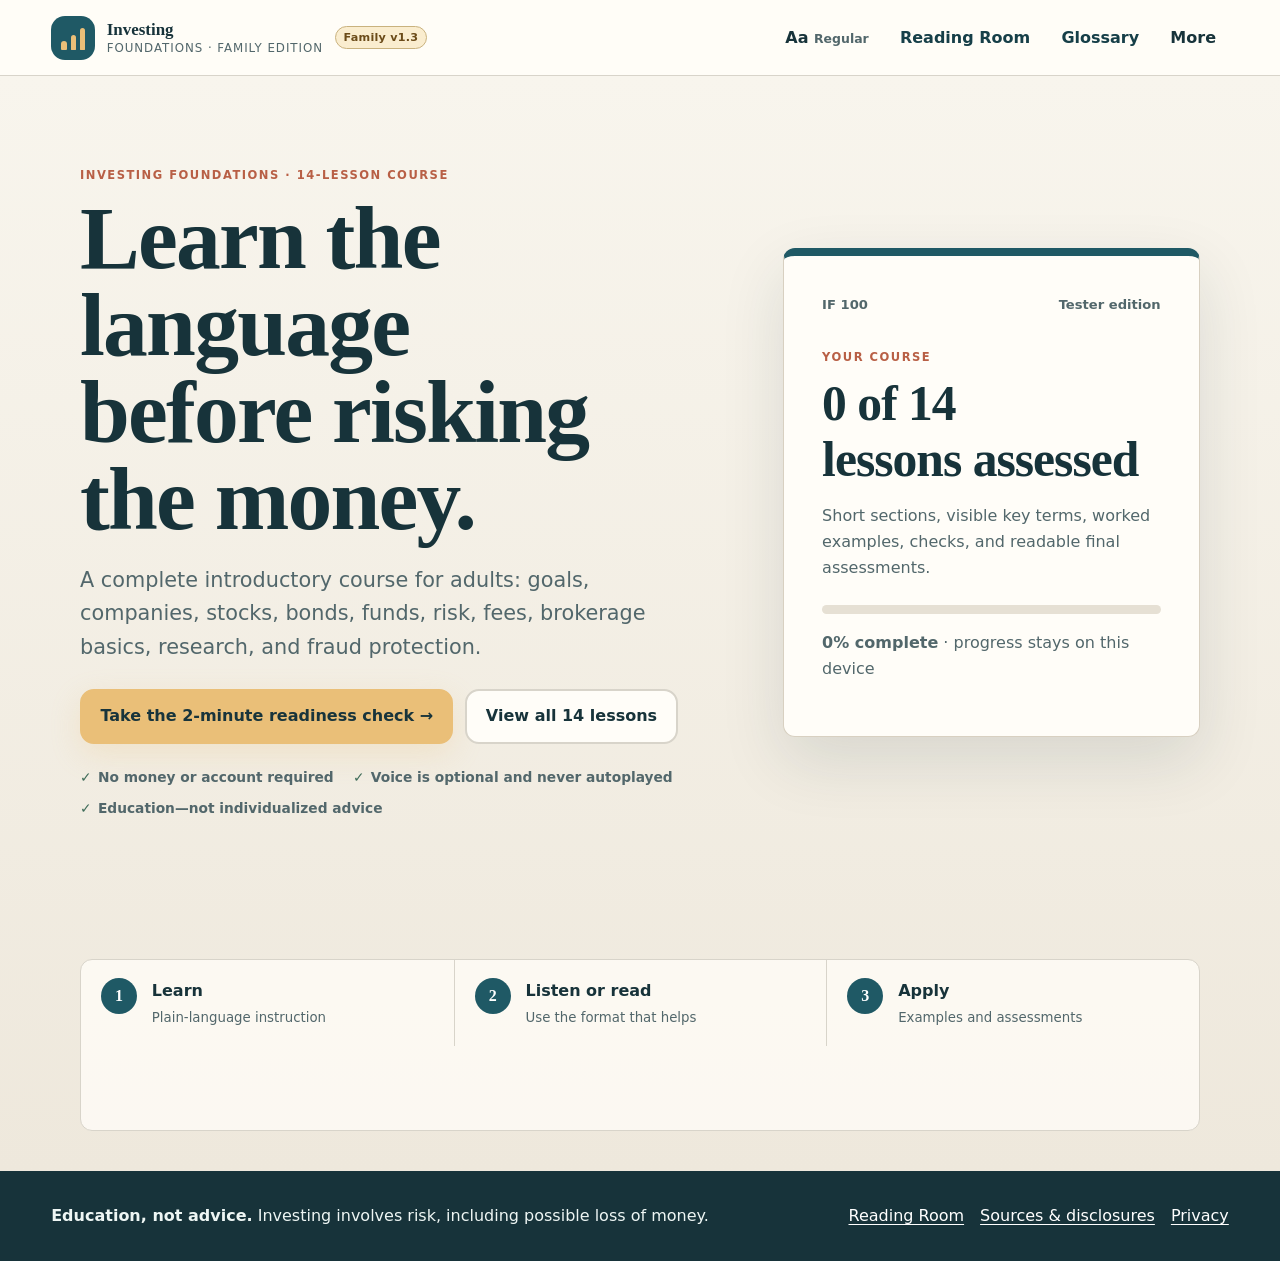
<file: index.html>
<!doctype html>
<html lang="en">
<head>
  <meta charset="utf-8">
  <meta name="viewport" content="width=device-width, initial-scale=1, viewport-fit=cover">
  <meta name="theme-color" content="#123c46">
  <meta name="description" content="A complete 14-lesson introductory course in investing foundations.">
  <meta name="version" content="1.3">
  <title>Investing Foundations</title>
  <link rel="manifest" href="manifest.webmanifest">
  <link rel="icon" href="assets/icons/icon.svg" type="image/svg+xml">
  <link rel="stylesheet" href="assets/css/app.css?v=29">
</head>
<body>
  <a class="skip-link" href="#main">Skip to lesson content</a>
  <header class="site-header">
    <a class="brand" href="#welcome" aria-label="Investing Foundations home">
      <span class="brand-mark" aria-hidden="true"><span></span><span></span><span></span></span>
      <span><strong>Investing</strong><small>Foundations · Family Edition</small></span>
      <span class="release-version" title="Family Edition version 1.3">Family v1.3</span>
    </a>
    <nav class="utility-nav" aria-label="Course tools">
      <button class="text-size" id="text-size" type="button" aria-label="Change text size">Aa <span>Regular</span></button>
      <a href="#reading">Reading Room</a>
      <a href="#glossary">Glossary</a>
      <button class="menu-button" id="menu-button" type="button" aria-expanded="false" aria-controls="more-menu">More</button>
      <div class="more-menu" id="more-menu" hidden>
        <a class="mobile-menu-glossary" href="#glossary">Glossary</a>
        <a href="#reading">The Long View Reading Room</a>
        <a href="#sources">Sources & disclosures</a>
        <a href="#privacy">Privacy</a>
        <button id="reset-open" type="button">Reset progress</button>
      </div>
    </nav>
  </header>

  <div id="offline-status" class="offline-status" role="status" hidden>You’re offline. Saved course pages still work.</div>
  <main id="main" tabindex="-1"></main>
  <div id="announcer" class="sr-only" aria-live="polite" aria-atomic="true"></div>
  <nav class="mobile-tabbar" aria-label="Main course navigation">
    <a href="#dashboard"><span aria-hidden="true">⌂</span>Course</a>
    <a href="#lesson/1/0"><span aria-hidden="true">§</span>Lesson</a>
    <a href="#reading"><span aria-hidden="true">▤</span>Reading</a>
  </nav>

  <dialog id="reset-dialog" aria-labelledby="reset-title">
    <form method="dialog">
      <p class="eyebrow">Device-only progress</p>
      <h2 id="reset-title">Reset everything?</h2>
      <p>This removes your orientation answers, lesson progress, quiz attempts, and text-size choice from this browser. It cannot be undone.</p>
      <div class="dialog-actions">
        <button class="button secondary" value="cancel">Keep my progress</button>
        <button class="button danger" id="reset-confirm" value="confirm">Yes, reset progress</button>
      </div>
    </form>
  </dialog>

  <footer class="site-footer">
    <p><strong>Education, not advice.</strong> Investing involves risk, including possible loss of money.</p>
    <nav aria-label="Footer"><a href="#reading">Reading Room</a><a href="#sources">Sources & disclosures</a><a href="#privacy">Privacy</a></nav>
  </footer>

  <script src="content/course.js?v=29"></script>
  <script src="content/lesson-day-2.js?v=29"></script>
  <script src="content/quiz-day-2.js?v=29"></script>
  <script src="content/glossary.js?v=29"></script>
  <script src="content/lessons.js?v=29"></script>
  <script src="content/reading-room.js?v=29"></script>
  <script src="content/reading-room-expanded.js?v=29"></script>
  <script src="assets/js/app.js?v=29"></script>
</body>
</html>
</file>
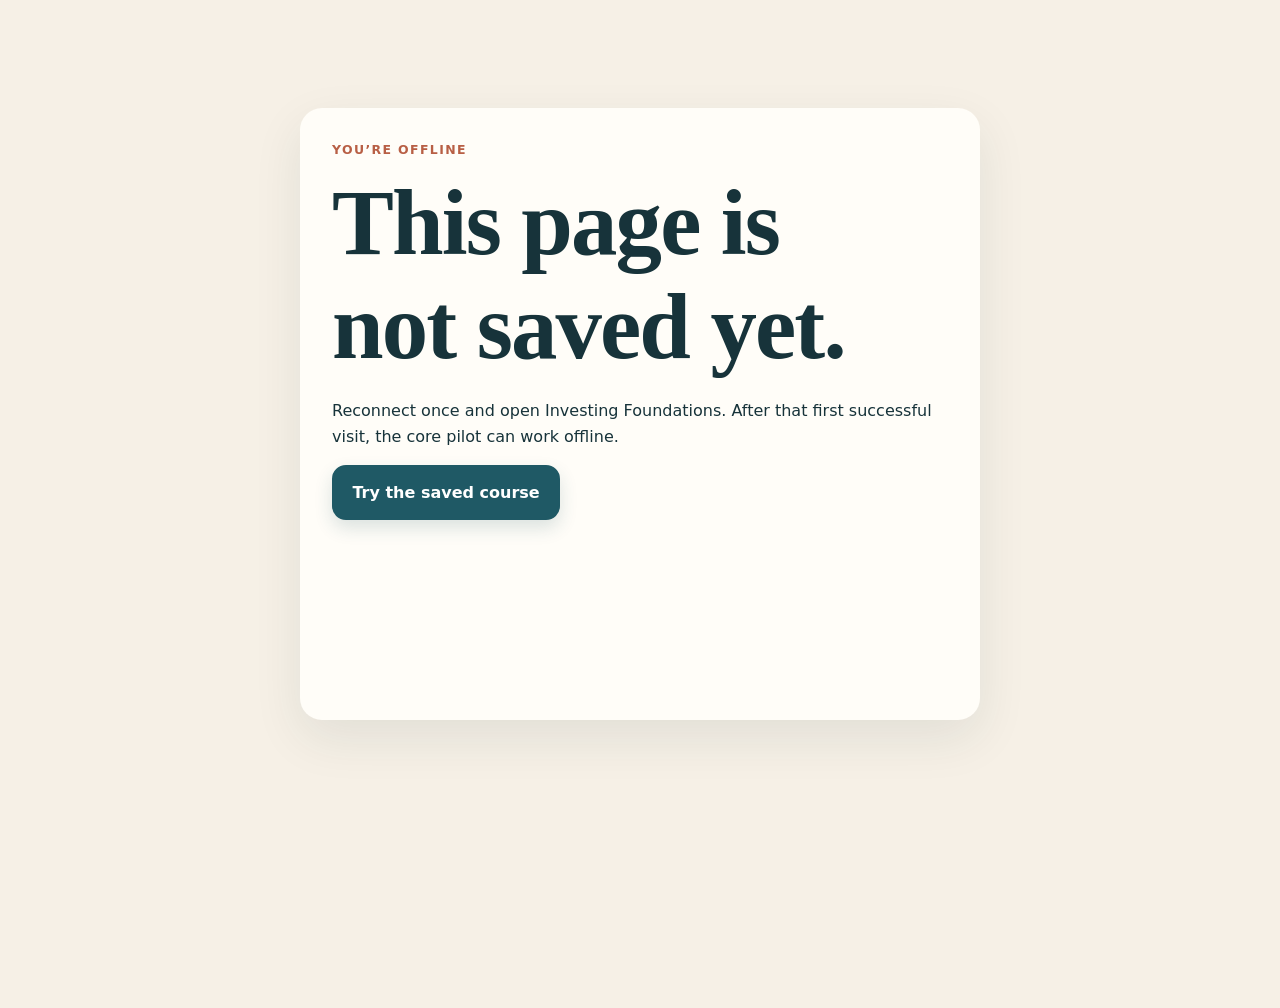
<file: offline.html>
<!doctype html><html lang="en"><head><meta charset="utf-8"><meta name="viewport" content="width=device-width,initial-scale=1"><title>Offline — Investing Foundations</title><link rel="stylesheet" href="assets/css/app.css"></head><body><main class="standalone-message"><p class="eyebrow">You’re offline</p><h1>This page is not saved yet.</h1><p>Reconnect once and open Investing Foundations. After that first successful visit, the core pilot can work offline.</p><a class="button" href="index.html">Try the saved course</a></main></body></html>
</file>
<file: assets/css/app.css>
:root {
  --ink: #17333a;
  --muted: #52676b;
  --paper: #fffdf8;
  --canvas: #f6f0e6;
  --lake: #1f5965;
  --lake-dark: #163f48;
  --clay: #b85f45;
  --clay-soft: #f4ded3;
  --gold: #eabf78;
  --gold-soft: #faedcf;
  --sage: #3e6b58;
  --sage-soft: #e2eee7;
  --line: #d8d4ca;
  --focus: #8a3ffc;
  --danger: #8e3427;
  --shadow: 0 18px 50px rgba(23, 51, 58, .09);
  --radius: 22px;
  --text-scale: 1;
  --max: 1120px;
}

* { box-sizing: border-box; }
html { scroll-behavior: smooth; font-size: 16px; }
body {
  margin: 0;
  color: var(--ink);
  background: var(--canvas);
  font-family: ui-sans-serif, system-ui, -apple-system, BlinkMacSystemFont, "Segoe UI", sans-serif;
  line-height: 1.62;
  min-height: 100vh;
}
body[data-text-size="large"] { font-size: 1.12rem; }
body[data-text-size="larger"] { font-size: 1.24rem; }
button, input { font: inherit; }
button, a { -webkit-tap-highlight-color: transparent; }
a { color: var(--lake-dark); text-underline-offset: .18em; }
a:hover { text-decoration-thickness: 2px; }
button { color: inherit; }
:focus-visible { outline: 4px solid var(--focus); outline-offset: 3px; }
main:focus { outline: none; }
.skip-link { position: fixed; left: 1rem; top: -5rem; z-index: 1000; padding: .75rem 1rem; background: #fff; border-radius: 10px; font-weight: 800; }
.skip-link:focus { top: 1rem; }
.sr-only { position: absolute !important; width: 1px; height: 1px; padding: 0; margin: -1px; overflow: hidden; clip: rect(0,0,0,0); white-space: nowrap; border: 0; }

.site-header {
  min-height: 76px;
  display: flex;
  align-items: center;
  justify-content: space-between;
  gap: 1rem;
  padding: .75rem clamp(1rem, 4vw, 3.25rem);
  background: rgba(255, 253, 248, .96);
  border-bottom: 1px solid var(--line);
  position: sticky;
  top: 0;
  z-index: 50;
  backdrop-filter: blur(12px);
}
.brand { display: flex; align-items: center; gap: .72rem; color: var(--ink); text-decoration: none; line-height: 1.05; min-height: 48px; }
.brand strong, .brand small { display: block; }
.brand strong { font-family: Georgia, Cambria, serif; font-size: 1.06rem; }
.brand small { color: var(--muted); font-size: .74rem; margin-top: .2rem; letter-spacing: .08em; text-transform: uppercase; }
.release-version { flex:none; padding:.28rem .5rem; border:1px solid #c9b27e; border-radius:999px; color:#6b4b19; background:var(--gold-soft); font-size:.7rem; font-weight:850; letter-spacing:.02em; white-space:nowrap; }
.brand-mark { width: 44px; height: 44px; border-radius: 14px; background: var(--lake); display: flex; align-items: flex-end; gap: 4px; padding: 10px; }
.brand-mark span { display: block; flex: 1; background: var(--gold); border-radius: 3px 3px 1px 1px; }
.brand-mark span:nth-child(1) { height: 35%; }
.brand-mark span:nth-child(2) { height: 62%; }
.brand-mark span:nth-child(3) { height: 90%; }
.utility-nav { position: relative; display: flex; align-items: center; gap: .35rem; }
.utility-nav > a, .utility-nav > button, .more-menu a, .more-menu button { min-height: 44px; padding: .65rem .8rem; border: 0; border-radius: 10px; background: transparent; text-decoration: none; font-weight: 750; cursor: pointer; }
.utility-nav > a:hover, .utility-nav > button:hover, .more-menu a:hover, .more-menu button:hover { background: var(--gold-soft); }
.text-size span { font-size: .78rem; color: var(--muted); }
.more-menu { position: absolute; top: calc(100% + .55rem); right: 0; min-width: 220px; padding: .5rem; background: var(--paper); border: 1px solid var(--line); border-radius: 14px; box-shadow: var(--shadow); }
.more-menu a, .more-menu button { display: block; width: 100%; text-align: left; }
.mobile-menu-glossary { display: none !important; }
.offline-status { padding: .55rem 1rem; text-align: center; color: #fff; background: var(--lake-dark); font-weight: 750; }

main { min-height: 68vh; }
.page { width: min(var(--max), calc(100% - 2rem)); margin: 0 auto; padding: clamp(2rem, 7vw, 5.25rem) 0; }
.page.narrow { max-width: 780px; }
.hero { display: grid; grid-template-columns: minmax(0, 1.2fr) minmax(290px, .8fr); gap: clamp(2rem, 6vw, 5rem); align-items: center; min-height: 70vh; }
.eyebrow { margin: 0 0 .65rem; color: var(--clay); text-transform: uppercase; letter-spacing: .11em; font-weight: 850; font-size: .78rem; }
h1, h2, h3 { font-family: Georgia, Cambria, "Times New Roman", serif; line-height: 1.12; letter-spacing: -.02em; text-wrap: balance; }
h1 { margin: 0 0 1.2rem; font-size: clamp(2.55rem, 7.4vw, 5.8rem); max-width: 13ch; }
h2 { margin: 0 0 .8rem; font-size: clamp(1.85rem, 4vw, 3.2rem); }
h3 { margin: 0 0 .55rem; font-size: clamp(1.25rem, 2.2vw, 1.65rem); }
.lead { color: var(--muted); font-size: clamp(1.08rem, 2vw, 1.3rem); max-width: 62ch; }
.hero-actions, .actions { display: flex; flex-wrap: wrap; gap: .75rem; align-items: center; margin-top: 1.5rem; }
.button { min-height: 50px; display: inline-flex; align-items: center; justify-content: center; gap: .45rem; padding: .78rem 1.15rem; border: 2px solid var(--lake); border-radius: 14px; background: var(--lake); color: white; font-weight: 820; text-decoration: none; cursor: pointer; box-shadow: 0 8px 18px rgba(31,89,101,.16); }
.button:hover { background: var(--lake-dark); border-color: var(--lake-dark); }
.button.secondary { background: transparent; color: var(--lake-dark); box-shadow: none; }
.button.ghost { background: var(--paper); border-color: var(--line); color: var(--ink); box-shadow: none; }
.button.danger { background: var(--danger); border-color: var(--danger); }
.button[disabled] { opacity: .55; cursor: not-allowed; }
.microcopy { color: var(--muted); font-size: .9rem; }

.welcome-art { min-height: 410px; position: relative; display: grid; align-content: center; justify-items: center; isolation: isolate; }
.welcome-art::before { content: ""; position: absolute; inset: 5% 6% 0; z-index: -2; border-radius: 48% 48% 36% 36%; background: var(--lake); transform: rotate(-3deg); }
.welcome-art::after { content: ""; position: absolute; width: 40%; height: 22%; left: 4%; top: 8%; z-index: -1; background: var(--gold); border-radius: 60% 40% 64% 36%; transform: rotate(12deg); }
.path-card { width: 82%; padding: 2rem; background: var(--paper); border-radius: var(--radius); box-shadow: var(--shadow); transform: rotate(2deg); }
.path-card p { margin: 0; color: var(--muted); }
.step-path { display: grid; grid-template-columns: repeat(3, 1fr); gap: .7rem; align-items: end; margin: 1.6rem 0; }
.step-path span { display: grid; place-items: center; aspect-ratio: 1; border-radius: 50%; background: var(--gold-soft); color: var(--lake-dark); font-family: Georgia, serif; font-weight: 800; font-size: 1.45rem; }
.step-path span:nth-child(2) { transform: translateY(-20px); }
.step-path span:nth-child(3) { transform: translateY(-40px); background: var(--clay-soft); }
.trust-list { display: grid; grid-template-columns: repeat(3, 1fr); gap: .7rem; margin-top: 2rem; }
.trust-list div { padding: .9rem; border-top: 3px solid var(--gold); font-size: .9rem; font-weight: 700; }

.card { background: var(--paper); border: 1px solid var(--line); border-radius: var(--radius); padding: clamp(1.15rem, 3vw, 2rem); box-shadow: 0 10px 30px rgba(23,51,58,.055); }
.notice { background: var(--gold-soft); border-left: 5px solid var(--gold); padding: 1rem 1.15rem; border-radius: 4px 14px 14px 4px; }
.privacy-note { background: var(--sage-soft); border-left-color: var(--sage); }
.breadcrumbs { margin: 0 0 1.35rem; color: var(--muted); font-size: .9rem; }
.breadcrumbs a { font-weight: 760; }
.page-header { max-width: 760px; margin-bottom: 2rem; }
.page-header h1 { font-size: clamp(2.3rem, 6vw, 4.5rem); max-width: 16ch; }

.progress-summary { display: grid; grid-template-columns: 1fr auto; gap: 1rem; align-items: center; margin: 1.5rem 0 2rem; padding: 1.2rem 1.35rem; background: var(--lake); color: #fff; border-radius: 18px; }
.progress-summary p { margin: 0; }
.progress-summary strong { font-size: 1.18rem; }
.progress-track { height: 10px; margin-top: .7rem; overflow: hidden; border-radius: 10px; background: rgba(255,255,255,.25); }
.progress-track span { display: block; height: 100%; border-radius: inherit; background: var(--gold); }
.day-grid { display: grid; grid-template-columns: repeat(2, minmax(0,1fr)); gap: 1rem; }
.day-card { position: relative; min-height: 170px; display: flex; flex-direction: column; justify-content: space-between; }
.day-card.available { border: 2px solid var(--lake); }
.day-card.locked { background: #f1eee7; color: #647174; box-shadow: none; }
.day-number { display: inline-flex; width: 38px; height: 38px; align-items: center; justify-content: center; border-radius: 12px; background: var(--gold-soft); font-weight: 850; }
.available .day-number { color: white; background: var(--lake); }
.day-card h3 { margin-top: .75rem; }
.status-pill { display: inline-flex; width: fit-content; padding: .28rem .62rem; border-radius: 999px; background: var(--sage-soft); color: #285440; font-size: .78rem; font-weight: 850; }
.locked .status-pill { background: #e5e2dc; color: #59666a; }

.baseline-form fieldset, .quiz-question, .practice { margin: 0 0 1.5rem; padding: 0; border: 0; }
.baseline-form legend, .quiz-question legend, .practice legend { width: 100%; margin-bottom: .35rem; font-family: Georgia, serif; font-weight: 800; font-size: 1.3rem; line-height: 1.25; }
.option-list { display: grid; gap: .65rem; margin-top: .8rem; }
.option { position: relative; display: grid; grid-template-columns: 24px 1fr; gap: .8rem; align-items: start; min-height: 54px; padding: .85rem 1rem; border: 2px solid var(--line); border-radius: 14px; background: var(--paper); cursor: pointer; }
.option:hover { border-color: var(--gold); background: #fffaf0; }
.option:has(input:checked) { border-color: var(--lake); background: #eef7f8; }
.option input { width: 20px; height: 20px; margin: .2rem 0 0; accent-color: var(--lake); }
.feedback { margin: .75rem 0 0; padding: .85rem 1rem; border-radius: 12px; font-weight: 690; }
.feedback.correct { background: var(--sage-soft); border-left: 4px solid var(--sage); }
.feedback.incorrect { background: var(--clay-soft); border-left: 4px solid var(--clay); }

.lesson-layout { display: grid; grid-template-columns: 245px minmax(0, 760px); gap: clamp(1.5rem, 5vw, 4rem); align-items: start; }
.lesson-rail, .lesson-card { min-width: 0; }
.lesson-rail { position: sticky; top: 100px; }
.lesson-rail h2 { font-size: 1.15rem; font-family: inherit; }
.rail-progress { margin-bottom: 1rem; color: var(--muted); font-size: .9rem; }
.section-list { list-style: none; padding: 0; margin: 0; display: grid; gap: .35rem; }
.section-list a { position: relative; display: grid; grid-template-columns: 30px 1fr; gap: .6rem; min-height: 44px; align-items: center; padding: .45rem .5rem; border-radius: 10px; color: var(--muted); text-decoration: none; }
.section-list a:hover { background: var(--paper); }
.section-list .current { background: var(--gold-soft); color: var(--ink); font-weight: 800; }
.section-list .done .rail-dot { background: var(--sage); color: white; }
.rail-dot { display: grid; place-items: center; width: 28px; height: 28px; border: 1px solid var(--line); border-radius: 50%; background: var(--paper); font-size: .78rem; font-weight: 850; }
.lesson-card { overflow: hidden; }
.lesson-card::before { content: ""; display: block; width: 72px; height: 7px; margin-bottom: 1.5rem; border-radius: 9px; background: var(--gold); }
.section-meta { display: flex; justify-content: space-between; gap: 1rem; color: var(--muted); font-weight: 740; font-size: .88rem; }
.lesson-card h1 { font-size: clamp(2.2rem, 6vw, 4rem); max-width: 15ch; }
.story-question { margin: 1.4rem 0; padding: 1.15rem 1.3rem; border-radius: 16px; background: var(--clay-soft); font-family: Georgia, serif; font-size: 1.25rem; font-weight: 800; }
.objectives { padding-left: 1.25rem; }
.objectives li { margin-bottom: .35rem; }
.definition-row { display: flex; flex-wrap: wrap; gap: .55rem; margin: 1.2rem 0; }
.definition-button { min-height: 44px; padding: .55rem .8rem; border: 2px solid var(--lake); border-radius: 999px; background: transparent; color: var(--lake-dark); font-weight: 820; cursor: pointer; }
.definition-button:hover { background: #eef7f8; }
.definition-panel { margin: .75rem 0 1.25rem; padding: 1rem 1.15rem; background: #eef7f8; border-radius: 14px; }
.alternate { margin: 1.4rem 0; border: 1px solid var(--line); border-radius: 14px; background: #fbf8f2; }
.alternate summary { min-height: 50px; padding: .8rem 1rem; cursor: pointer; font-weight: 820; }
.alternate p { margin: 0; padding: 0 1rem 1rem; }
.practice { margin-top: 1.5rem; padding: 1.25rem; border-radius: 18px; background: #f2eee5; }
.practice .check-button { margin-top: .8rem; }
.ownership-figure { margin: 1.5rem 0; padding: 1.2rem; border: 1px solid var(--line); border-radius: 18px; background: #fffaf1; }
.ownership-figure figcaption { margin-bottom: 1rem; }
.ownership-grid { display: grid; grid-template-columns: repeat(10, 1fr); gap: 5px; }
.ownership-grid span { aspect-ratio: 1; border-radius: 5px; background: #b9d1d5; border: 1px solid #77a4ac; }
.ownership-grid span:first-child { background: var(--clay); border-color: var(--clay); }
.ownership-key { display: flex; flex-wrap: wrap; gap: 1rem; margin-top: .8rem; font-size: .9rem; font-weight: 750; }
.key-swatch { display: inline-block; width: 14px; height: 14px; margin-right: .3rem; border-radius: 3px; background: var(--clay); vertical-align: -2px; }
.key-swatch.other { background: #b9d1d5; border: 1px solid #77a4ac; }
.lesson-nav { display: flex; justify-content: space-between; gap: .75rem; margin-top: 2rem; padding-top: 1.25rem; border-top: 1px solid var(--line); }
.confidence-group { display: grid; grid-template-columns: repeat(4,1fr); gap: .5rem; margin: 1rem 0; }
.confidence-group button { min-height: 52px; padding: .6rem; border: 2px solid var(--line); border-radius: 12px; background: var(--paper); font-weight: 780; cursor: pointer; }
.confidence-group button[aria-pressed="true"] { background: var(--lake); border-color: var(--lake); color: white; }
.teach-back { background: var(--sage-soft); border: 1px solid #bed6c8; }

.quiz-intro { display: grid; grid-template-columns: 1fr auto; gap: 1rem; align-items: end; margin-bottom: 1.5rem; }
.quiz-question { padding: 1.25rem; border: 1px solid var(--line); border-radius: 18px; background: var(--paper); }
.quiz-question.missed { border-color: var(--clay); }
.quiz-feedback { margin-top: .75rem; }
.score-card { padding: 1.5rem; border-radius: var(--radius); background: var(--lake); color: white; }
.score-number { margin: 0; font-family: Georgia, serif; font-size: clamp(3rem, 9vw, 5.8rem); line-height: 1; }
.score-card .button { background: var(--gold); border-color: var(--gold); color: var(--ink); }

.review-grid, .source-grid { display: grid; grid-template-columns: repeat(2,minmax(0,1fr)); gap: 1rem; }
.concept-card { border-top: 6px solid var(--gold); }
.term-search { width: 100%; min-height: 52px; margin: 0 0 1.2rem; padding: .75rem 1rem; border: 2px solid var(--line); border-radius: 14px; background: var(--paper); color: var(--ink); }
.glossary-list { display: grid; grid-template-columns: repeat(2,minmax(0,1fr)); gap: .8rem; }
.glossary-list article { align-self:start; padding: 1.2rem; background: var(--paper); border: 1px solid var(--line); border-radius: 16px; box-shadow:0 8px 24px rgba(18,60,70,.05); }
.glossary-list h2 { margin: 0 0 .65rem; color:#123c46; font-family:Georgia,serif; font-size:1.35rem; text-transform:capitalize; }
.glossary-list p { margin: 0; color: var(--muted); }
.glossary-label { margin-bottom:.3rem !important; color:#8e4d39 !important; font-size:.72rem; font-weight:800; letter-spacing:.1em; }
.glossary-formal { line-height:1.58; }
.glossary-simple { margin-top:1rem; border:1px solid #bfd4d0; border-radius:12px; overflow:hidden; background:#f4f9f8; }
.glossary-simple summary { display:flex; justify-content:space-between; align-items:center; min-height:52px; padding:.75rem 1rem; color:#123c46; font-weight:800; cursor:pointer; list-style:none; }
.glossary-simple summary::-webkit-details-marker { display:none; }
.glossary-simple summary::after { content:"+"; display:grid; place-items:center; width:1.75rem; height:1.75rem; border-radius:50%; color:#fff; background:#1d6971; font-size:1.2rem; }
.glossary-simple[open] summary::after { content:"−"; }
.glossary-simple[open] summary { border-bottom:1px solid #bfd4d0; }
.glossary-simple div { padding:1rem; background:#fffdf8; }
.glossary-simple div p:last-child { color:#173f49; font-size:1.05rem; line-height:1.6; }
.source-card h2 { font-size: 1.35rem; }
.source-card a { font-weight: 800; overflow-wrap: anywhere; }
.verified { display: inline-block; margin-top: .6rem; color: var(--muted); font-size: .84rem; }
.recap-list { display: grid; gap: .55rem; padding: 0; list-style: none; }
.recap-list li { position: relative; padding-left: 1.7rem; }
.recap-list li::before { content: "✓"; position: absolute; left: 0; color: var(--sage); font-weight: 900; }

dialog { width: min(520px, calc(100% - 2rem)); padding: 0; border: 0; border-radius: var(--radius); color: var(--ink); background: var(--paper); box-shadow: var(--shadow); }
dialog::backdrop { background: rgba(12,35,40,.68); }
dialog form { padding: 1.5rem; }
.dialog-actions { display: flex; flex-wrap: wrap; justify-content: flex-end; gap: .65rem; margin-top: 1.25rem; }
.site-footer { display: flex; justify-content: space-between; gap: 2rem; padding: 2rem clamp(1rem, 4vw, 3.25rem); background: var(--ink); color: #eef6f4; }
.site-footer p { margin: 0; }
.site-footer nav { display: flex; flex-wrap: wrap; gap: 1rem; }
.site-footer a { color: white; }
.standalone-message { width: min(680px,calc(100% - 2rem)); margin: 12vh auto; padding: 2rem; background: var(--paper); border-radius: var(--radius); box-shadow: var(--shadow); }
.print-summary { display: none; }

/* V2: story-led mastery journey */
.button.bright { color: #18343b; background: var(--gold); border-color: var(--gold); box-shadow: 0 10px 30px rgba(234,191,120,.24); }
.button.bright:hover { color: #102a30; background: #f3cf93; border-color: #f3cf93; }
.button.glass { color: #fff; background: rgba(255,255,255,.08); border-color: rgba(255,255,255,.38); box-shadow: none; }
.button.glass:hover { background: rgba(255,255,255,.16); border-color: #fff; }
.eyebrow.light, .lead.light { color: #e9d9bd; }
.quest-hero { color: #fff; background: radial-gradient(circle at 12% 18%, rgba(238,188,113,.18), transparent 28%), radial-gradient(circle at 88% 72%, rgba(98,189,176,.16), transparent 24%), #123c46; overflow: hidden; }
.quest-hero-inner { display: grid; grid-template-columns: minmax(0,1.12fr) minmax(340px,.78fr); gap: clamp(2rem,6vw,6rem); align-items: center; min-height: 680px; padding-top: 4rem; padding-bottom: 3rem; }
.quest-copy h1 { max-width: 11ch; margin-bottom: 1.2rem; font-size: clamp(3.25rem,7vw,6.7rem); color: #fff; }
.quest-copy h1 span { color: var(--gold); }
.quest-copy .lead { max-width: 56ch; font-size: 1.2rem; }
.privacy-inline { display: flex; align-items: center; gap: .55rem; margin-top: 1.1rem; color: #d9e7e5; font-size: .9rem; }
.privacy-inline span { color: #72d1bc; }
.quest-preview { position: relative; padding: clamp(1.35rem,3vw,2.25rem); color: var(--ink); background: #fffaf0; border: 1px solid rgba(255,255,255,.7); border-radius: 30px; box-shadow: 0 32px 80px rgba(3,23,28,.34); transform: rotate(1.3deg); }
.quest-preview::before { content: ""; position: absolute; width: 105px; height: 12px; left: 50%; top: -6px; border-radius: 10px; background: var(--clay); transform: translateX(-50%) rotate(-2deg); }
.quest-preview-top { display: flex; justify-content: space-between; gap: 1rem; align-items: center; }
.quest-kicker, .game-label { display: block; color: var(--clay); font-size: .72rem; font-weight: 900; letter-spacing: .12em; text-transform: uppercase; }
.time-chip { padding: .28rem .65rem; color: var(--lake-dark); background: var(--sage-soft); border-radius: 999px; font-size: .8rem; font-weight: 850; }
.quest-preview h2 { margin: 1rem 0 .65rem; font-size: clamp(2.25rem,4vw,3.7rem); }
.quest-preview > p { color: var(--muted); }
.mission-map { display: grid; grid-template-columns: repeat(7,1fr); gap: .45rem; padding: 0; margin: 1.4rem 0; list-style: none; }
.mission-map li { position: relative; text-align: center; }
.mission-map li::after { content: ""; position: absolute; left: 65%; top: 16px; width: 75%; height: 2px; background: var(--line); }
.mission-map li:last-child::after { display: none; }
.mission-map span { position: relative; z-index: 1; display: grid; place-items: center; width: 34px; height: 34px; margin: 0 auto; border: 2px solid var(--line); border-radius: 50%; background: #fff; font-weight: 900; }
.mission-map .complete span { color: #fff; background: var(--sage); border-color: var(--sage); }
.mission-map .current span { border-color: var(--clay); box-shadow: 0 0 0 5px var(--clay-soft); }
.mission-map small { display: none; }
.quest-score { display: flex; justify-content: space-between; gap: 1rem; padding-top: 1rem; border-top: 1px solid var(--line); color: var(--muted); font-size: .86rem; font-weight: 750; }
.quest-score strong { color: var(--ink); font-size: 1.25rem; }
.promise-strip { display: grid; grid-template-columns: repeat(3,1fr); padding-top: 0; padding-bottom: 2rem; }
.promise-strip div { display: flex; gap: .8rem; align-items: center; padding: 1rem 1.2rem; border-top: 1px solid rgba(255,255,255,.25); }
.promise-strip span { color: var(--gold); font-family: Georgia,serif; font-size: 1.35rem; }

.dashboard-page { min-height: 75vh; background: #ede8dd; }
.dashboard-hero { display: grid; grid-template-columns: 1fr auto; gap: 3rem; align-items: center; width: 100%; max-width: none; padding: clamp(2.5rem,6vw,5rem) max(1rem,calc((100vw - var(--max))/2)); color: #fff; background: radial-gradient(circle at 70% 0,rgba(238,191,120,.18),transparent 30%),#173f49; }
.dashboard-hero h1 { max-width: none; margin-bottom: .6rem; color: #fff; font-size: clamp(2.8rem,6vw,5.2rem); }
.dashboard-hero p:not(.eyebrow) { max-width: 55ch; color: #d4e4e2; }
.clarity-orb { display: grid; place-items: center; align-content: center; width: clamp(180px,20vw,245px); aspect-ratio: 1; border: 14px solid rgba(255,255,255,.12); border-radius: 50%; background: radial-gradient(circle,#173f49 57%,transparent 58%), conic-gradient(var(--gold) 0 var(--score),rgba(255,255,255,.13) var(--score) 360deg); box-shadow: 0 20px 55px rgba(0,0,0,.2); }
.clarity-orb strong { font-family: Georgia,serif; font-size: clamp(3.2rem,6vw,5.4rem); line-height: .9; }
.clarity-orb span { color: var(--gold); font-size: .73rem; font-weight: 900; letter-spacing: .18em; }
.clarity-orb small { color: #d4e4e2; }
.dashboard-body { display: grid; gap: 3.5rem; }
.section-heading { display: flex; justify-content: space-between; gap: 2rem; align-items: end; margin-bottom: 1.25rem; }
.section-heading h2 { margin: 0; }
.section-heading > p, .section-heading > span { max-width: 36ch; color: var(--muted); }
.badge-grid { display: grid; grid-template-columns: repeat(3,1fr); gap: .85rem; }
.mastery-badge { display: grid; grid-template-columns: 54px 1fr; gap: .9rem; align-items: center; min-height: 118px; padding: 1rem; border: 1px solid var(--line); border-radius: 18px; background: var(--paper); }
.mastery-badge.locked { opacity: .55; filter: grayscale(.55); }
.mastery-badge.earned { border-color: #aacbb8; background: linear-gradient(145deg,#fffdf8,#e8f2eb); box-shadow: 0 12px 32px rgba(62,107,88,.1); }
.badge-mark { display: grid; place-items: center; width: 52px; height: 52px; color: #fff; background: var(--lake); border: 5px solid #d8ece8; border-radius: 50%; font-family: Georgia,serif; font-size: 1.35rem; font-style: normal; font-weight: 900; }
.mastery-badge.locked .badge-mark { color: var(--muted); background: #ddd9d1; border-color: #ece9e3; }
.mastery-badge h3 { margin: 0 0 .25rem; font-family: inherit; font-size: 1rem; }
.mastery-badge p { margin: 0; color: var(--muted); font-size: .82rem; line-height: 1.35; }
.journey-path { position: relative; padding: 0; margin: 0; list-style: none; }
.journey-path::before { content: ""; position: absolute; left: 23px; top: 20px; bottom: 20px; width: 3px; background: #d1ccc1; }
.journey-day { position: relative; z-index: 1; display: grid; grid-template-columns: 48px 1fr; gap: 1rem; align-items: center; padding: .75rem 0; }
.journey-node { display: grid; place-items: center; width: 48px; height: 48px; border: 3px solid #d1ccc1; border-radius: 50%; background: #ede8dd; font-weight: 900; }
.journey-day.available .journey-node { color: #fff; background: var(--clay); border-color: #f3c9b8; box-shadow: 0 0 0 5px #f5dfd6; }
.journey-day > div { display: grid; grid-template-columns: 120px 1fr auto; gap: 1rem; align-items: center; padding: .9rem 1.1rem; border: 1px solid var(--line); border-radius: 15px; background: rgba(255,253,248,.72); }
.journey-day h3 { margin: 0; font-family: inherit; font-size: 1rem; }
.journey-day small { color: var(--muted); font-weight: 800; }
.journey-day > div > span { color: var(--muted); font-size: .82rem; }

.lesson-stage { min-height: 80vh; padding: 1rem 0 4rem; background: radial-gradient(circle at 90% 4%,rgba(234,191,120,.18),transparent 20%),#eee9df; }
.lesson-layout { grid-template-columns: 275px minmax(0,820px); justify-content: center; }
.lesson-rail { top: 92px; padding: 1rem; border: 1px solid var(--line); border-radius: 20px; background: rgba(255,253,248,.9); box-shadow: 0 12px 40px rgba(23,51,58,.06); }
.rail-back { display: inline-block; margin-bottom: 1rem; font-weight: 800; }
.rail-score { display: grid; grid-template-columns: 50px 1fr; gap: .7rem; align-items: center; padding: .75rem; color: #fff; background: var(--lake); border-radius: 14px; }
.rail-score > span { display: grid; place-items: center; width: 50px; height: 50px; color: var(--ink); background: var(--gold); border-radius: 50%; font-family: Georgia,serif; font-size: 1.5rem; font-weight: 900; }
.rail-score strong, .rail-score small { display: block; line-height: 1.25; }
.rail-score small { color: #d2e2df; }
.lesson-rail .rail-progress { margin: 1rem 0; }
.lesson-rail .progress-track { background: #e5dfd4; }
.lesson-rail .section-list { gap: .2rem; }
.lesson-rail .section-list a { grid-template-columns: 32px 1fr; }
.lesson-rail .rail-label small { display: block; color: var(--clay); font-size: .62rem; letter-spacing: .08em; }
.lesson-card-v2 { min-width: 0; overflow: hidden; border: 1px solid var(--line); border-radius: 26px; background: var(--paper); box-shadow: 0 22px 65px rgba(23,51,58,.1); }
.lesson-card-v2 > *:not(.mission-header) { margin-left: clamp(1.1rem,4vw,2.5rem); margin-right: clamp(1.1rem,4vw,2.5rem); }
.mission-header { position: relative; min-height: 260px; padding: clamp(1.5rem,4vw,3rem); color: #fff; background: radial-gradient(circle at 90% 10%,rgba(234,191,120,.24),transparent 24%),linear-gradient(135deg,#173f49,#215e66); }
.mission-header .section-meta { color: #d6e6e3; }
.mission-header h1 { max-width: 14ch; margin: 1.2rem 0 0; color: #fff; font-size: clamp(2.5rem,6vw,4.8rem); }
.mission-reward { position: absolute; right: clamp(1.25rem,4vw,2.5rem); bottom: 1.5rem; display: flex; gap: .7rem; align-items: center; padding: .65rem .9rem; color: var(--ink); background: var(--gold); border-radius: 14px; box-shadow: 0 10px 25px rgba(0,0,0,.16); }
.mission-reward > span { font-size: 1.4rem; }
.mission-reward small, .mission-reward strong { display: block; line-height: 1.2; }
.mission-reward small { font-size: .62rem; letter-spacing: .1em; }
.story-panel { display: grid; grid-template-columns: 56px 1fr; gap: 1rem; margin-top: 2rem; padding: 1.25rem; border: 1px solid #e8c6b8; border-radius: 18px; background: #fff2eb; }
.story-avatar { display: grid; place-items: center; width: 54px; height: 54px; color: #fff; background: var(--clay); border-radius: 18px 18px 18px 5px; font-family: Georgia,serif; font-size: 1.45rem; font-weight: 900; }
.story-panel p { margin: 0; }
.story-panel .game-label { margin-bottom: .35rem; }
.narration-card { display: grid; gap: 1rem; margin-top: 1rem; padding: 1.1rem 1.25rem; color: #f7fbfa; border: 1px solid #2f7178; border-radius: 18px; background: linear-gradient(135deg,#173f49,#215e66); box-shadow: 0 12px 28px rgba(23,63,73,.12); }
.narration-heading { display: grid; grid-template-columns: 44px 1fr; gap: .9rem; align-items: center; }
.narration-icon { display: grid; place-items: center; width: 42px; height: 42px; color: #173f49; background: #f2cf91; border-radius: 50%; font-size: .9rem; }
.narration-card h2 { margin: .15rem 0; color: #fff; font-size: 1.15rem; }
.narration-card p { margin: 0; color: #d6e6e3; }
.narration-card .game-label { color: #f2cf91; }
.narration-card audio { width: 100%; accent-color: #f2cf91; }
.audio-transcript { padding-top: .8rem; border-top: 1px solid rgba(255,255,255,.18); }
.audio-transcript summary { color: #fff; cursor: pointer; font-weight: 800; }
.audio-transcript p { margin-top: .75rem; color: #eef7f5; }
.concept-panel { display: grid; gap: .75rem; margin-top: 1rem; }
.concept-panel > div { display: grid; grid-template-columns: 34px 1fr; gap: .8rem; align-items: start; padding: 1rem 1.1rem; border: 1px solid var(--line); border-radius: 15px; background: #fbfaf6; }
.concept-panel > div > span { display: grid; place-items: center; width: 32px; height: 32px; color: var(--lake-dark); background: var(--sage-soft); border-radius: 50%; font-weight: 900; }
.concept-panel p { margin: 0; }
.lesson-card-v2 .story-question { display: grid; grid-template-columns: 42px 1fr; align-items: center; gap: .8rem; padding: 1rem; font-family: inherit; }
.story-question > span { display: grid; place-items: center; width: 38px; height: 38px; color: #fff; background: var(--clay); border-radius: 50%; font-family: Georgia,serif; }
.story-question p { margin: 0; font-family: Georgia,serif; font-size: 1.15rem; font-weight: 800; }
.mission-brief { margin-top: 1.3rem; padding: 1.3rem; color: #fff; background: var(--lake); border-radius: 18px; }
.mission-brief h2 { font-size: 1.6rem; }
.mission-brief .game-label { color: var(--gold); }
.mission-brief .objectives { margin-bottom: 0; }
.lesson-card-v2 .definition-row { padding-top: .3rem; }
.mini-game, .lesson-card-v2 .practice { margin-top: 1.6rem; padding: clamp(1.1rem,3vw,1.6rem); border: 1px solid #b8d7d0; border-radius: 20px; background: linear-gradient(145deg,#f6fbf9,#e7f2ee); }
.mini-game h2 { margin-top: .35rem; font-size: clamp(1.55rem,3vw,2.2rem); }
.game-tile-grid { display: grid; grid-template-columns: repeat(2,1fr); gap: .65rem; }
.game-tile-grid button, .sort-card button, .route-choices button, .share-selector button { min-height: 50px; padding: .75rem .85rem; border: 2px solid #bfd1cd; border-radius: 13px; background: #fff; color: var(--ink); font-weight: 800; cursor: pointer; }
.game-tile-grid button { display: grid; grid-template-columns: 30px 1fr; gap: .5rem; align-items: center; text-align: left; }
.game-tile-grid button span { display: grid; place-items: center; width: 28px; height: 28px; color: var(--lake); background: var(--sage-soft); border-radius: 9px; }
.game-tile-grid button[aria-pressed="true"], .sort-card button[aria-pressed="true"], .share-selector button[aria-pressed="true"] { color: #fff; background: var(--lake); border-color: var(--lake); }
.game-feedback:empty { display: none; }
.sort-stack { display: grid; gap: .75rem; }
.sort-card { padding: 1rem; border: 1px solid var(--line); border-radius: 15px; background: #fff; }
.sort-card p { margin-top: 0; }
.sort-card div { display: flex; flex-wrap: wrap; gap: .55rem; }
.sort-card small { display: block; margin-top: .55rem; color: var(--muted); }
.route-choices { display: grid; gap: .6rem; }
.route-choices button:hover { border-color: var(--lake); background: #fff; transform: translateY(-1px); }
.route-map { display: grid; grid-template-columns: 1fr auto 1fr auto 1fr auto 1fr; gap: .5rem; align-items: center; margin: 1rem 0; }
.route-map > span { display: grid; place-items: center; min-height: 88px; padding: .65rem; border: 2px solid #9fc6bd; border-radius: 14px; background: #fff; text-align: center; font-weight: 900; }
.route-map small { color: var(--muted); font-weight: 650; }
.route-map i { color: var(--clay); font-size: 1.4rem; font-style: normal; font-weight: 900; }
.mission-challenge legend { display: grid; gap: .2rem; }
.mission-challenge legend .game-label { font-family: ui-sans-serif,system-ui,sans-serif; }
.game-option { grid-template-columns: 28px 34px 1fr; align-items: center; }
.choice-key { display: grid; place-items: center; width: 32px; height: 32px; border-radius: 9px; background: var(--gold-soft); font-weight: 900; }
.ownership-figure { padding: clamp(1.1rem,3vw,1.6rem); border-color: #e5c98f; background: linear-gradient(145deg,#fffaf0,#f9edd3); }
.ownership-figure figcaption strong { display: block; margin: .25rem 0; font-family: Georgia,serif; font-size: 1.6rem; }
.share-selector { display: flex; flex-wrap: wrap; gap: .5rem; margin: 1rem 0; }
.ownership-grid span.selected { background: var(--clay); border-color: var(--clay); transform: scale(.96); }
.ownership-readout { display: flex; justify-content: space-between; gap: 1rem; margin-top: .9rem; padding: .75rem .9rem; border-radius: 12px; background: #fff; }
.ownership-readout span { color: var(--muted); font-size: .88rem; }
.lesson-card-v2 .teach-back { margin-top: 1.5rem; box-shadow: none; }
.mission-finish { display: grid; grid-template-columns: 58px 1fr; gap: 1rem; align-items: center; margin-top: 1.7rem; padding: 1rem; border: 2px dashed #d6b36f; border-radius: 17px; background: var(--gold-soft); }
.mission-finish small, .mission-finish strong { display: block; }
.mission-finish small { color: var(--clay); font-size: .66rem; font-weight: 900; letter-spacing: .12em; }
.mission-finish p { margin: .2rem 0 0; color: var(--muted); font-size: .86rem; }
.lesson-card-v2 .lesson-nav { margin-bottom: 2rem; }
.baseline-form.card { overflow: hidden; border-top: 8px solid var(--gold); box-shadow: 0 22px 65px rgba(23,51,58,.09); }
.baseline-form fieldset { padding: 1.1rem; border: 1px solid var(--line); border-radius: 17px; background: #fbfaf6; }
.baseline-form fieldset + fieldset { margin-top: .9rem; }
.quiz-arena { min-height: 78vh; padding-bottom: 4rem; color: #fff; background: radial-gradient(circle at 12% 5%,rgba(234,191,120,.2),transparent 25%),#173f49; }
.quiz-arena .breadcrumbs a { color: #fff; }
.quiz-arena-head { display: flex; justify-content: space-between; gap: 2rem; align-items: end; padding: 1rem 0 1.5rem; }
.quiz-arena-head h1 { max-width: none; margin: 0; color: #fff; font-size: clamp(2.7rem,6vw,4.8rem); }
.quiz-counter { display: flex; align-items: baseline; gap: .3rem; color: #d8e7e4; }
.quiz-counter strong { color: var(--gold); font-family: Georgia,serif; font-size: 3.2rem; }
.quiz-progress { height: 9px; margin-bottom: 1.2rem; overflow: hidden; border-radius: 10px; background: rgba(255,255,255,.14); }
.quiz-progress span { display: block; height: 100%; border-radius: inherit; background: var(--gold); transition: width .25s ease; }
.quiz-one { color: var(--ink); }
.quiz-one .quiz-question { padding: clamp(1.2rem,4vw,2rem); border: 0; border-radius: 22px; box-shadow: 0 24px 70px rgba(0,0,0,.22); }
.quiz-one .quiz-question legend { display: grid; gap: .45rem; font-size: clamp(1.45rem,3vw,2.1rem); }
.quiz-actions { display: flex; justify-content: space-between; gap: 1rem; margin-top: 1rem; }
.mastery-results { min-height: 78vh; padding-bottom: 4rem; background: radial-gradient(circle at 100% 0,rgba(234,191,120,.18),transparent 22%),var(--canvas); }
.result-breakdown { display: grid; gap: .7rem; margin-top: 1.25rem; }
.result-breakdown article { display: grid; grid-template-columns: 44px 1fr; gap: .9rem; padding: 1rem; border: 1px solid var(--line); border-radius: 15px; background: var(--paper); }
.result-breakdown article > span { display: grid; place-items: center; width: 42px; height: 42px; border-radius: 50%; color: #fff; background: var(--sage); font-weight: 900; }
.result-breakdown article.missed > span { background: var(--clay); }
.result-breakdown small { color: var(--clay); font-weight: 900; letter-spacing: .1em; }
.result-breakdown h2 { margin: .15rem 0; font-family: inherit; font-size: 1rem; }
.result-breakdown p { margin: .2rem 0 0; color: var(--muted); }
.reward-toast { position: fixed; left: 50%; bottom: 1.5rem; z-index: 100; min-width: 250px; padding: .9rem 1.15rem; color: #fff; background: var(--ink); border: 2px solid var(--gold); border-radius: 14px; box-shadow: 0 20px 55px rgba(0,0,0,.3); text-align: center; font-weight: 850; opacity: 0; transform: translate(-50%,20px); transition: opacity .2s ease,transform .2s ease; }
.reward-toast.show { opacity: 1; transform: translate(-50%,0); }
.access-page { min-height: 75vh; background: radial-gradient(circle at 100% 0,rgba(234,191,120,.22),transparent 22%),var(--canvas); }
.access-status { display: grid; grid-template-columns: 58px 1fr; gap: 1rem; align-items: center; margin-bottom: 1.5rem; padding: 1.2rem; color: #fff; background: var(--lake); border-radius: 18px; }
.access-status > span { display: grid; place-items: center; width: 56px; height: 56px; color: var(--ink); background: var(--gold); border-radius: 50%; font-family: Georgia,serif; font-size: 1.5rem; font-weight: 900; }
.access-status h2,.access-status p { margin: .15rem 0; }
.access-status small { color: var(--gold); font-weight: 900; letter-spacing: .1em; }
.access-steps { padding: 0; list-style: none; }
.access-steps li { display: grid; grid-template-columns: 52px 1fr; gap: 1rem; margin-bottom: .75rem; padding: 1rem; border: 1px solid var(--line); border-radius: 16px; background: var(--paper); }
.access-steps > li > span { display: grid; place-items: center; width: 48px; height: 48px; border-radius: 14px; background: var(--clay-soft); font-family: Georgia,serif; font-size: 1.3rem; font-weight: 900; }
.access-steps h2 { margin: 0; font-size: 1.35rem; }
.access-steps p { margin: .3rem 0 0; color: var(--muted); }
.mobile-tabbar { display: none; }

@media (max-width: 820px) {
  .hero { grid-template-columns: 1fr; min-height: auto; }
  .welcome-art { min-height: 350px; }
  .trust-list { grid-template-columns: 1fr; }
  .lesson-layout { grid-template-columns: 1fr; }
  .lesson-rail { position: static; }
  .section-list { display: flex; width: 100%; max-width: 100%; overflow-x: auto; padding-bottom: .5rem; scroll-snap-type: x proximity; }
  .section-list li { min-width: 58px; scroll-snap-align: start; }
  .section-list a { grid-template-columns: 30px; justify-content: center; }
  .section-list .rail-label { position: absolute; left: 0; top: 0; width: 1px; height: 1px; overflow: hidden; clip: rect(0,0,0,0); clip-path: inset(50%); white-space: nowrap; }
  .day-grid, .review-grid, .source-grid, .glossary-list { grid-template-columns: 1fr; }
  .quest-hero-inner { grid-template-columns: 1fr; min-height: auto; }
  .quest-preview { max-width: 620px; transform: none; }
  .dashboard-hero { grid-template-columns: 1fr auto; }
  .badge-grid { grid-template-columns: repeat(2,1fr); }
  .lesson-stage .lesson-layout { grid-template-columns: 1fr; }
  .lesson-stage .lesson-rail { position: static; }
  .lesson-stage .lesson-rail .section-list { display: flex; }
  .lesson-stage .lesson-rail .section-list li { min-width: 58px; }
  .lesson-stage .lesson-rail .section-list a { grid-template-columns: 30px; justify-content: center; }
  .lesson-stage .lesson-rail .rail-label { position: absolute; width: 1px; height: 1px; overflow: hidden; clip: rect(0,0,0,0); clip-path: inset(50%); }
}

@media (max-width: 600px) {
  .site-header { align-items: flex-start; }
  .brand small { display: none; }
  .release-version { padding:.25rem .42rem; font-size:.65rem; }
  .utility-nav > a { display: none; }
  .more-menu .mobile-menu-glossary { display: block !important; }
  .text-size span { display: none; }
  .page { width: min(calc(100% - 1.2rem), var(--max)); padding-top: 2rem; }
  .hero h1 { font-size: clamp(2.65rem, 15vw, 4.2rem); }
  .welcome-art { min-height: 310px; }
  .path-card { width: 90%; padding: 1.25rem; }
  .card, .lesson-card { border-radius: 16px; }
  .progress-summary, .quiz-intro { grid-template-columns: 1fr; }
  .confidence-group { grid-template-columns: repeat(2,1fr); }
  .lesson-nav { flex-direction: column-reverse; }
  .lesson-nav .button { width: 100%; }
  .ownership-grid { grid-template-columns: repeat(5,1fr); }
  .site-footer { flex-direction: column; }
  body { padding-bottom: 72px; }
  .quest-hero-inner { padding-top: 2.8rem; }
  .quest-copy h1 { font-size: clamp(3rem,15vw,4.6rem); }
  .quest-preview { border-radius: 22px; }
  .promise-strip { grid-template-columns: 1fr; }
  .promise-strip div { padding: .75rem .2rem; }
  .dashboard-hero { grid-template-columns: 1fr; padding: 2.5rem 1rem; }
  .clarity-orb { width: 175px; }
  .section-heading { display: block; }
  .badge-grid { grid-template-columns: 1fr; }
  .journey-day > div { grid-template-columns: 1fr; gap: .2rem; }
  .lesson-stage { padding-top: .35rem; }
  .lesson-stage .page { width: min(calc(100% - .8rem),var(--max)); }
  .lesson-stage .lesson-rail { padding: .7rem; border-radius: 15px; }
  .rail-back { margin-bottom: .6rem; }
  .rail-score { display: none; }
  .lesson-card-v2 { border-radius: 19px; }
  .mission-header { min-height: 290px; padding: 1.35rem; }
  .mission-header h1 { font-size: clamp(2.5rem,12vw,3.8rem); }
  .mission-reward { left: 1.35rem; right: auto; bottom: 1.25rem; }
  .story-panel { grid-template-columns: 44px 1fr; }
  .story-avatar { width: 42px; height: 42px; border-radius: 13px 13px 13px 4px; }
  .game-tile-grid { grid-template-columns: 1fr; }
  .game-option { grid-template-columns: 26px 32px 1fr; padding: .75rem; }
  .route-map { grid-template-columns: 1fr; }
  .route-map i { transform: rotate(90deg); text-align: center; }
  .ownership-readout { flex-direction: column; }
  .mission-finish { grid-template-columns: 48px 1fr; }
  .mission-finish .badge-mark { width: 46px; height: 46px; }
  .quiz-arena-head { align-items: center; }
  .quiz-counter strong { font-size: 2.5rem; }
  .quiz-actions { flex-direction: column-reverse; }
  .quiz-actions .button { width: 100%; }
  .reward-toast { bottom: 5.4rem; width: calc(100% - 2rem); }
  .mobile-tabbar { position: fixed; left: 0; right: 0; bottom: 0; z-index: 80; display: grid; grid-template-columns: repeat(3,1fr); min-height: 66px; padding: .35rem max(.5rem,env(safe-area-inset-right)) calc(.35rem + env(safe-area-inset-bottom)) max(.5rem,env(safe-area-inset-left)); border-top: 1px solid var(--line); background: rgba(255,253,248,.97); backdrop-filter: blur(12px); }
  .mobile-tabbar a { display: grid; place-items: center; align-content: center; gap: .05rem; min-height: 54px; border-radius: 11px; color: var(--muted); text-decoration: none; font-size: .72rem; font-weight: 850; }
  .mobile-tabbar a:hover { color: var(--lake); background: var(--gold-soft); }
  .mobile-tabbar span { color: var(--lake); font-size: 1rem; }
  .site-footer { margin-bottom: 0; }
}

@media (prefers-reduced-motion: reduce) {
  *, *::before, *::after { scroll-behavior: auto !important; transition: none !important; animation: none !important; }
}

@media print {
  @page { margin: .65in; }
  body { background: #fff; color: #000; font-size: 11pt; }
  .site-header, .site-footer, .mobile-tabbar, .offline-status, .lesson-layout, .screen-content, dialog { display: none !important; }
  main { min-height: 0; }
  .print-summary { display: block; }
  .print-summary h1 { font-size: 24pt; max-width: none; }
  .print-summary h2 { font-size: 16pt; }
  .print-summary a { color: #000; }
  .recap-list { gap: .2rem; }
}

/* Academic course experience */
.course-label { margin: 0; color: var(--clay); font-size: .72rem; font-weight: 900; letter-spacing: .13em; text-transform: uppercase; }
.course-welcome { padding: clamp(3rem,7vw,6rem) 0 2.5rem; color: var(--ink); background: linear-gradient(180deg,#f8f5ed 0,#eee8dc 100%); }
.course-welcome-grid { display: grid; grid-template-columns: minmax(0,1.2fr) minmax(320px,.8fr); gap: clamp(2rem,6vw,5rem); align-items: center; padding-top: 0; }
.course-welcome-copy h1 { max-width: 12ch; margin: .7rem 0 1.25rem; font-size: clamp(3rem,7vw,5.8rem); line-height: .97; }
.course-welcome-copy .lead { max-width: 62ch; }
.course-assurances { display: flex; flex-wrap: wrap; gap: .55rem 1.2rem; padding: 0; margin: 1.4rem 0 0; color: var(--muted); list-style: none; font-size: .86rem; font-weight: 700; }
.course-assurances li::before { content: "✓"; margin-right: .4rem; color: var(--sage); font-weight: 900; }
.syllabus-card { padding: clamp(1.5rem,4vw,2.4rem); border: 1px solid #d8d0c1; border-top: 8px solid var(--lake); border-radius: 12px; background: #fffdf8; box-shadow: 0 24px 65px rgba(23,51,58,.12); }
.syllabus-card-top { display: flex; justify-content: space-between; margin-bottom: 2rem; color: var(--muted); font-size: .82rem; font-weight: 800; }
.syllabus-card h2 { margin: .6rem 0 1rem; font-size: clamp(2rem,4vw,3.1rem); }
.syllabus-card > p:not(.course-label) { color: var(--muted); }
.syllabus-progress { height: 9px; margin: 1.5rem 0 .6rem; overflow: hidden; border-radius: 20px; background: #e6e0d4; }
.syllabus-progress span { display: block; height: 100%; background: var(--lake); }
.course-method { display: grid; grid-template-columns: repeat(3,1fr); gap: 0; margin-top: 3.5rem; padding-top: 0; border: 1px solid var(--line); border-radius: 12px; background: rgba(255,253,248,.8); }
.course-method div { display: grid; grid-template-columns: 38px 1fr; gap: .2rem .8rem; padding: 1.1rem 1.25rem; }
.course-method div + div { border-left: 1px solid var(--line); }
.course-method span { grid-row: span 2; display: grid; place-items: center; width: 36px; height: 36px; border-radius: 50%; color: #fff; background: var(--lake); font-family: Georgia,serif; font-weight: 900; }
.course-method small { color: var(--muted); }

.academic-dashboard { background: #f2eee5; }
.academic-dashboard-head { display: grid; grid-template-columns: 1fr minmax(300px,.55fr); gap: 3rem; align-items: end; padding-bottom: 2rem; border-bottom: 1px solid var(--line); }
.academic-dashboard-head h1 { max-width: none; margin: .5rem 0; }
.course-progress-card { display: grid; grid-template-columns: auto 1fr; gap: 1rem; align-items: center; padding: 1.2rem; border: 1px solid var(--line); border-radius: 12px; background: var(--paper); }
.course-progress-card > span { font-family: Georgia,serif; font-size: 2.4rem; font-weight: 900; }
.course-progress-card strong,.course-progress-card small { display: block; }
.course-progress-card small { color: var(--muted); }
.course-progress-card .progress-track { margin: .45rem 0; }
.course-progress-card .progress-track i { display: block; height: 100%; background: var(--lake); }
.academic-dashboard-body { display: grid; gap: 3rem; }
.current-course-card { display: grid; grid-template-columns: 1fr auto; gap: 2rem; align-items: center; padding: clamp(1.25rem,3vw,2rem); border: 1px solid #c9d8d4; border-left: 8px solid var(--lake); border-radius: 12px; background: var(--paper); }
.current-course-card h2 { margin: .35rem 0; }
.current-course-card p:not(.course-label) { max-width: 65ch; color: var(--muted); }

.academic-lesson { background: #f1ede4; }
.academic-lesson .lesson-layout { grid-template-columns: 250px minmax(0,850px); align-items: start; }
.academic-lesson .lesson-rail { border-radius: 12px; background: #fffdf8; box-shadow: none; }
.rail-course-id { display: grid; gap: .1rem; padding: 1rem; border-left: 5px solid var(--lake); background: #edf4f2; }
.rail-course-id small { color: var(--clay); font-weight: 900; letter-spacing: .1em; }
.rail-course-id strong { font-family: Georgia,serif; font-size: 1.35rem; }
.rail-course-id span { color: var(--muted); font-size: .82rem; }
.academic-lesson .section-list a { border-radius: 8px; }
.academic-lesson .section-list a.current { color: var(--ink); background: #efe9dd; }
.academic-lesson .section-list a.done { color: var(--ink); background: #edf5f1; }
.academic-article { border-radius: 12px; box-shadow: 0 16px 45px rgba(23,51,58,.07); }
.academic-article > *:not(.course-module-header) { margin-left: clamp(1.15rem,5vw,3.4rem); margin-right: clamp(1.15rem,5vw,3.4rem); }
.course-module-header { padding: clamp(2rem,6vw,4rem) clamp(1.15rem,5vw,3.4rem); border-bottom: 1px solid var(--line); background: linear-gradient(145deg,#fffdf8,#f3eee4); }
.module-meta { display: flex; justify-content: space-between; gap: 1rem; margin-bottom: 2rem; color: var(--muted); font-size: .82rem; font-weight: 800; }
.module-meta span:last-child { white-space: nowrap; }
.course-module-header h1 { max-width: 15ch; margin: .65rem 0 1.2rem; font-size: clamp(2.7rem,6vw,5rem); line-height: 1; }
.module-outcome { max-width: 66ch; margin: 0; padding: 1rem 1.1rem; border-left: 4px solid var(--gold); background: #fffaf0; }
.case-study { margin-top: 2.2rem; border-radius: 12px; }
.reading-panel { margin-top: 1.7rem; }
.reading-panel p { margin: 0 0 1.15rem; color: #283f43; font-size: 1.03rem; line-height: 1.75; }
.key-idea { margin-top: 1.4rem; padding: 1.2rem 1.35rem; border-left: 6px solid var(--lake); background: #edf5f3; }
.key-idea p:last-child { margin: .4rem 0 0; font-family: Georgia,serif; font-size: 1.22rem; line-height: 1.55; }
.worked-example { margin-top: 1.5rem; padding: 1.35rem; border: 1px solid #dbc995; border-radius: 10px; background: #fff9e9; }
.worked-example h2 { margin: .35rem 0 .65rem; font-size: 1.45rem; }
.worked-example p:last-child { margin-bottom: 0; }
.why-it-matters { margin-top: 1.2rem; padding: 1.2rem; border: 1px solid #d8d2c6; border-radius: 10px; background: #f8f6f0; }
.why-it-matters p { margin: .35rem 0 0; color: var(--muted); }
.learning-objectives { margin-top: 1.5rem; padding: 1.4rem; border: 1px solid var(--line); border-radius: 10px; background: #fbfaf6; }
.learning-objectives h2 { margin: .35rem 0 .8rem; font-size: 1.45rem; }
.learning-objectives li { margin-bottom: .45rem; }
.terms-block { margin-top: 1.7rem; padding-top: 1.4rem; border-top: 1px solid var(--line); }
.terms-block h2 { margin: .35rem 0 .8rem; font-size: 1.3rem; }
.terms-block .definition-row { margin: 0; }
.academic-article .narration-card,.academic-article .mini-game,.academic-article .practice,.academic-article .ownership-figure { border-radius: 12px; }
.section-summary { margin-top: 1.8rem; padding: 1.2rem 1.35rem; border-top: 3px solid var(--ink); border-bottom: 1px solid var(--line); background: #fbfaf6; }
.section-summary p:last-child { margin: .35rem 0 0; font-weight: 750; }
.academic-article .lesson-nav { margin-top: 1.6rem; margin-bottom: 2.5rem; padding-top: 1.2rem; border-top: 1px solid var(--line); }

@media (max-width: 820px) {
  .course-welcome-grid,.academic-dashboard-head { grid-template-columns: 1fr; }
  .course-method { grid-template-columns: 1fr; }
  .course-method div + div { border-top: 1px solid var(--line); border-left: 0; }
  .academic-lesson .lesson-layout { grid-template-columns: 1fr; }
  .rail-course-id { display: none; }
  .academic-lesson .section-list { scrollbar-width: none; }
  .academic-lesson .section-list::-webkit-scrollbar { display: none; }
}

@media (max-width: 600px) {
  .course-welcome { padding-top: 2.5rem; }
  .course-welcome-copy h1 { font-size: clamp(2.8rem,14vw,4.2rem); }
  .course-assurances { display: grid; }
  .syllabus-card { border-radius: 10px; }
  .current-course-card { grid-template-columns: 1fr; }
  .course-progress-card { grid-template-columns: 72px 1fr; }
  .course-module-header { padding-top: 2.2rem; }
  .course-module-header h1 { font-size: clamp(2.45rem,12vw,3.8rem); }
  .reading-panel p { font-size: 1rem; line-height: 1.7; }
  .academic-article,.academic-lesson .lesson-rail { border-radius: 8px; }
}
/* Complete 14-lesson tester release */
.dashboard-progress { display:grid; grid-template-columns:auto 1fr auto; gap:1.2rem; align-items:center; margin:1.5rem 0 2rem; }
.dashboard-progress > div:first-child { display:flex; flex-direction:column; }
.dashboard-progress > div:first-child strong { font-size:1.65rem; color:var(--navy, #123c46); }
.lesson-grid { display:grid; gap:1rem; }
.course-day { display:grid; grid-template-columns:4.25rem 1fr; gap:1.25rem; padding:1.4rem; background:#fff; border:1px solid #d9e1df; border-radius:18px; box-shadow:0 8px 24px rgba(18,60,70,.06); }
.course-day.complete { border-color:#5b9a72; background:#fbfffc; }
.course-day .day-number { width:3.7rem; height:3.7rem; display:grid; place-items:center; border-radius:14px; background:#123c46; color:white; font-weight:800; font-size:1.15rem; }
.course-day h2 { margin:.15rem 0 .35rem; font-size:clamp(1.25rem,3vw,1.65rem); }
.course-day .button { margin-top:.85rem; width:max-content; }
.lesson-topline { display:grid; grid-template-columns:1fr auto; align-items:start; gap:1.5rem; margin-bottom:1rem; }
.lesson-topline h1 { margin:.2rem 0 .6rem; }
.voice-studio { max-width:780px; margin:1.25rem auto; padding:1.25rem; background:linear-gradient(135deg,#e9f4f1,#f8fbfa); border:1px solid #bfd5d0; border-radius:18px; }
.voice-studio-head { display:flex; align-items:center; justify-content:space-between; gap:1rem; }
.voice-studio h2 { margin:.15rem 0; font-size:1.25rem; }
.voice-controls { display:grid; grid-template-columns:minmax(0,2fr) minmax(9rem,1fr); gap:1rem; margin-top:1rem; }
.voice-controls label { display:grid; gap:.35rem; font-weight:750; color:#123c46; }
.voice-controls select { width:100%; min-height:48px; padding:.65rem .8rem; border:1px solid #91aaa5; border-radius:10px; background:white; color:#173c45; font:inherit; }
.lesson-reading, .worked-example, .definition-panel, .practice-panel, .section-summary { max-width:780px; margin:1.35rem auto; padding:clamp(1.25rem,4vw,2rem); background:#fff; border:1px solid #dae4e2; border-radius:18px; }
.lesson-reading p:not(.course-label), .worked-example p, .section-summary p { font-size:1.08rem; line-height:1.75; }
.key-idea { max-width:780px; margin:1.35rem auto; padding:1.35rem 1.6rem; border-left:6px solid #e5ad4f; border-radius:0 14px 14px 0; background:#fff8e9; }
.key-idea p:last-child { margin-bottom:0; font-size:1.18rem; line-height:1.6; font-weight:650; }
.definition-panel { background:#f5f9f8; border-color:#bfd4d0; }
.definition-panel dl { display:grid; gap:.75rem; margin-bottom:0; }
.definition-panel dl div { display:grid; grid-template-columns:minmax(8rem, 12rem) 1fr; gap:1rem; padding-top:.75rem; border-top:1px solid #d4e1de; }
.definition-panel dt { font-weight:800; color:#123c46; }
.definition-panel dd { margin:0; line-height:1.55; }
.practice-panel h2 { font-size:1.3rem; line-height:1.45; }
.lesson-pagination { max-width:780px; margin:2rem auto; display:flex; justify-content:space-between; align-items:center; gap:1rem; }
.audio-card { max-width:780px; margin:1.25rem auto; display:grid; grid-template-columns:1fr minmax(220px, 320px); gap:1.25rem; align-items:center; padding:1.2rem; border-radius:16px; background:#172f39; color:white; }
.audio-card h2 { color:white; margin:.15rem 0; }
.audio-card audio { width:100%; }
.quiz-question legend { font-size:clamp(1.35rem,4vw,1.85rem); line-height:1.35; max-width:32ch; }
.quiz-question .option { min-height:70px; padding:1rem; font-size:1.05rem; line-height:1.45; }
.quiz-one { max-width:760px; margin-inline:auto; }
.result-breakdown article h2 { font-size:1.1rem; line-height:1.45; }
@media (max-width:640px) {
  .dashboard-progress { grid-template-columns:1fr; gap:.7rem; }
  .course-day { grid-template-columns:3rem 1fr; padding:1rem; gap:.8rem; }
  .course-day .day-number { width:3rem; height:3rem; }
  .course-day .button { width:100%; }
  .lesson-topline { grid-template-columns:1fr; gap:.4rem; }
  .lesson-topline .quiz-counter { width:max-content; }
  .definition-panel dl div { grid-template-columns:1fr; gap:.25rem; }
  .audio-card { grid-template-columns:1fr; }
  .lesson-pagination { align-items:stretch; flex-direction:column-reverse; }
  .lesson-pagination .button { width:100%; text-align:center; }
  .listen-button { width:100%; }
  .voice-studio-head { align-items:stretch; flex-direction:column; }
  .voice-controls { grid-template-columns:1fr; }
}

/* The Long View Reading Room */
.reading-promo { display:flex; align-items:center; justify-content:space-between; gap:1.5rem; margin:0 0 2rem; padding:1.5rem 1.7rem; border-radius:20px; background:linear-gradient(125deg,#162f38,#234b50 60%,#9f7130); color:white; text-decoration:none; box-shadow:0 16px 36px rgba(18,47,56,.18); }
.reading-promo h2 { color:white; margin:.2rem 0; font-size:clamp(1.4rem,3vw,2rem); }
.reading-promo p { margin:.25rem 0 0; color:#e4efec; max-width:60ch; }
.reading-promo > span { flex:0 0 auto; font-weight:800; color:#fff2d4; }
.reading-room-page { background:#f4f1e9; min-height:70vh; padding-bottom:4rem; }
.reading-room-hero { position:relative; overflow:hidden; padding:clamp(3rem,8vw,6.5rem) 0; background:linear-gradient(130deg,#122f38 0%,#1e4a4b 62%,#7a5426 100%); color:white; }
.reading-room-hero::after { content:""; position:absolute; width:420px; height:420px; right:-120px; top:-180px; border:1px solid rgba(255,255,255,.18); border-radius:50%; box-shadow:0 0 0 55px rgba(255,255,255,.035),0 0 0 110px rgba(255,255,255,.025); }
.reading-room-hero h1 { max-width:12ch; margin:.25rem 0 .8rem; color:white; font-size:clamp(2.7rem,8vw,5.5rem); line-height:.97; letter-spacing:-.045em; }
.reading-room-hero .lead { max-width:64ch; color:#e8f0ed; }
.reading-room-stats { display:flex; gap:.75rem; flex-wrap:wrap; margin-top:1.5rem; }
.reading-room-stats span { display:flex; align-items:baseline; gap:.35rem; padding:.65rem .85rem; border:1px solid rgba(255,255,255,.25); background:rgba(255,255,255,.08); border-radius:999px; }
.reading-room-stats strong { color:#ffe5ad; }
.reading-room-note { display:grid; grid-template-columns:minmax(250px,.8fr) 1.2fr; gap:2rem; align-items:center; margin:-1.8rem 0 2rem; position:relative; padding:1.5rem; border-radius:18px; background:white; box-shadow:0 15px 35px rgba(18,47,56,.12); }
.reading-room-note h2 { margin:.2rem 0; }
.reading-room-note > p { margin:0; line-height:1.65; }
.reading-search { display:grid; gap:.45rem; max-width:700px; margin:2rem auto .4rem; }
.reading-search span { font-weight:800; color:#163d45; }
.reading-search input { min-height:56px; padding:.85rem 1rem; border:2px solid #9fb8b3; border-radius:14px; background:white; font:inherit; font-size:1.05rem; }
.book-grid { display:grid; grid-template-columns:repeat(2,minmax(0,1fr)); gap:1.25rem; margin:1.25rem 0 3rem; }
.book-card { position:relative; display:grid; grid-template-columns:145px 1fr; gap:1.25rem; min-height:310px; padding:1rem; border:1px solid #d9d3c5; border-radius:20px; background:#fffdf8; box-shadow:0 8px 24px rgba(40,50,50,.07); overflow:hidden; }
.book-card[hidden] { display:none; }
.book-card-number { position:absolute; right:.85rem; top:.55rem; color:#c7c3b9; font-size:2.2rem; font-weight:900; letter-spacing:-.05em; }
.book-card-cover, .guide-cover, .book-spine { position:relative; display:flex; flex-direction:column; justify-content:space-between; min-height:275px; padding:1.15rem; border-radius:10px 15px 15px 10px; background:linear-gradient(145deg,var(--book-accent),#162f38); color:white; box-shadow:inset 8px 0 0 rgba(0,0,0,.16),6px 9px 18px rgba(14,30,34,.2); overflow:hidden; }
.book-card-cover::after, .guide-cover::after, .book-spine::after { content:""; position:absolute; width:140px; height:140px; right:-55px; bottom:-55px; border:1px solid rgba(255,255,255,.28); border-radius:50%; box-shadow:0 0 0 25px rgba(255,255,255,.05),0 0 0 50px rgba(255,255,255,.035); }
.book-card-cover small, .guide-cover small, .book-spine small { position:relative; z-index:1; font-weight:800; letter-spacing:.08em; text-transform:uppercase; }
.book-card-cover strong, .guide-cover strong, .book-spine strong { position:relative; z-index:1; font-family:Georgia,serif; font-size:1.45rem; line-height:1.08; }
.book-card-cover span, .guide-cover span, .book-spine span { position:relative; z-index:1; font-size:.88rem; }
.book-card-copy { display:flex; flex-direction:column; padding:.3rem .3rem .3rem 0; }
.book-card-copy h2 { margin:.2rem 2.3rem .1rem 0; font-size:1.4rem; line-height:1.15; }
.book-author { color:#57696b; font-weight:700; }
.book-card-copy > p:not(.course-label):not(.book-author) { line-height:1.55; }
.book-card-copy .button { width:max-content; margin-top:auto; }
.book-card-tags, .cooldown-principles { display:flex; flex-wrap:wrap; gap:.4rem; margin:.55rem 0 1rem; }
.book-card-tags span, .cooldown-principles span { padding:.35rem .55rem; border-radius:999px; background:#edf3f1; color:#294c50; font-size:.78rem; font-weight:750; }
.reading-room-footer { padding:2rem; border-radius:20px; background:#18363e; color:#e8efed; }
.reading-room-footer h2 { color:white; }
.reading-room-footer > div { display:grid; grid-template-columns:repeat(3,1fr); gap:1.25rem; }
.reading-room-footer p { margin:0; line-height:1.6; }
.cooldown-page { position:relative; min-height:70vh; padding:clamp(2.5rem,7vw,5rem) 0; background:radial-gradient(circle at 80% 10%,#e8dac1,transparent 30%),linear-gradient(#f7f3ea,#eef4f1); overflow:hidden; }
.cooldown-page h1 { font-size:clamp(2.4rem,7vw,4.6rem); margin:.2rem 0 .8rem; max-width:11ch; line-height:1; }
.cooldown-orbit { position:absolute; width:300px; height:300px; right:-110px; top:80px; border:1px solid rgba(24,61,69,.15); border-radius:50%; }
.cooldown-orbit span { position:absolute; inset:38px; border:1px solid rgba(24,61,69,.13); border-radius:50%; }
.cooldown-orbit span:nth-child(2) { inset:76px; }
.cooldown-orbit span:nth-child(3) { inset:114px; background:#d9a94e; border:0; }
.cooldown-book { position:relative; display:grid; grid-template-columns:185px 1fr; gap:1.7rem; align-items:stretch; margin:2rem 0 1.5rem; padding:1.2rem; border:1px solid #d5d1c6; border-radius:22px; background:rgba(255,255,255,.9); box-shadow:0 16px 40px rgba(22,54,62,.1); }
.book-spine { min-height:260px; }
.cooldown-book h2 { margin:.15rem 0; font-size:clamp(1.7rem,4vw,2.5rem); }
.cooldown-big-idea { font-size:1.1rem; line-height:1.65; max-width:60ch; }
.cooldown-actions { display:flex; flex-wrap:wrap; align-items:center; gap:.8rem; }
.reading-lab-steps { display:grid; gap:.75rem; padding:0; margin:2rem 0; list-style:none; }
.reading-lab-steps li { display:grid; grid-template-columns:2.6rem 1fr; gap:.8rem; align-items:center; padding:.8rem 1rem; border-radius:14px; background:white; border:1px solid #d8e1df; }
.reading-lab-steps li > span { display:grid; place-items:center; width:2.3rem; height:2.3rem; border-radius:50%; background:#183d45; color:white; font-weight:800; }
.reading-lab-steps p { margin:0; }
.reading-reflection { padding:1.2rem 1.4rem; margin:1.2rem 0; border-left:6px solid #d9a94e; background:#fff9e9; border-radius:0 14px 14px 0; }
.reading-reflection p:last-child { font-size:1.15rem; font-weight:700; line-height:1.55; }
.book-guide-page { background:#f7f4ec; padding-bottom:4rem; }
.guide-reading-progress { position:fixed; top:76px; left:0; right:0; z-index:49; height:4px; background:rgba(255,255,255,.25); pointer-events:none; }
.guide-reading-progress span { display:block; width:0; height:100%; background:linear-gradient(90deg,#e4b45d,#cf6a48); transition:width .1s linear; }
.book-guide-hero { padding:clamp(2.5rem,7vw,5rem) 0; background:linear-gradient(125deg,#102f39,#1d494d); color:white; }
.book-guide-hero-grid { display:grid; grid-template-columns:1fr 240px; gap:3rem; align-items:center; }
.book-guide-hero .breadcrumbs, .book-guide-hero .breadcrumbs a { color:#dcebe7; }
.book-guide-hero h1 { color:white; font-size:clamp(2.8rem,7vw,5.2rem); line-height:.95; letter-spacing:-.045em; margin:.35rem 0 .65rem; }
.book-guide-subtitle { color:#f5d9a1; font-family:Georgia,serif; font-size:1.25rem; }
.book-guide-byline { font-weight:800; }
.guide-cover { min-height:340px; transform:rotate(2deg); }
.guide-cover strong { font-size:2rem; }
.book-guide-body { margin-top:-1.5rem; position:relative; }
.guide-roadmap { position:sticky; top:88px; z-index:20; display:flex; align-items:center; gap:.45rem; margin:0 0 1.25rem; padding:.55rem; overflow-x:auto; border:1px solid #cfcbc0; border-radius:14px; background:rgba(255,253,248,.96); box-shadow:0 10px 25px rgba(20,45,50,.1); backdrop-filter:blur(10px); }
.guide-roadmap span { flex:none; padding:0 .55rem; color:#7c4e28; font-size:.75rem; font-weight:900; letter-spacing:.08em; text-transform:uppercase; }
.guide-roadmap button { flex:none; min-height:42px; padding:.55rem .75rem; border:0; border-radius:9px; color:#173f49; background:#edf3f1; font-weight:800; cursor:pointer; }
.guide-roadmap button:hover { background:#faedcf; }
.guide-big-idea, .guide-overview, .guide-map-section, .guide-deeper, .guide-principles, .guide-application, .guide-evaluation section, .guide-reader-fit, .guide-continuation { margin:1.4rem 0; padding:clamp(1.3rem,4vw,2rem); background:#fff; border:1px solid #ddd8cc; border-radius:20px; }
.guide-overview, .guide-map-section, .guide-deeper, .guide-application, .guide-continuation { scroll-margin-top:150px; }
.guide-big-idea { border-left:8px solid var(--book-accent); }
.guide-big-idea p:last-child { margin:0; font-family:Georgia,serif; font-size:clamp(1.25rem,3vw,1.65rem); line-height:1.55; }
.guide-overview > p:not(.course-label) { font-size:1.07rem; line-height:1.78; }
.guide-section-intro { color:#5c6d70; }
.guide-insight-map { position:relative; display:grid; gap:1.2rem; margin-top:1.5rem; padding:1.25rem; border-radius:18px; background:linear-gradient(145deg,#eef4f1,#f8efe0); overflow:hidden; }
.guide-insight-map::before { content:""; position:absolute; width:220px; height:220px; right:-100px; top:-110px; border:1px solid rgba(24,61,69,.14); border-radius:50%; box-shadow:0 0 0 30px rgba(24,61,69,.035),0 0 0 60px rgba(24,61,69,.02); }
.map-core { position:relative; z-index:1; padding:1.25rem; border-left:7px solid #e1b35e; border-radius:14px; color:white; background:#173f49; }
.map-core small { color:#f5d9a1; font-weight:900; letter-spacing:.1em; }
.map-core p { margin:.35rem 0 0; font-family:Georgia,serif; font-size:1.25rem; line-height:1.55; }
.map-branches { display:grid; grid-template-columns:repeat(3,1fr); gap:.8rem; }
.map-branches article { position:relative; padding:1rem; border:1px solid #cad8d4; border-radius:14px; background:white; }
.map-branches article::before { content:""; position:absolute; width:1px; height:1.2rem; left:50%; top:-1.2rem; background:#8da8a2; }
.map-branches span { color:#b05b40; font-weight:900; }
.map-branches h3 { margin:.35rem 0; font-size:1.1rem; }
.map-branches p { margin:0; color:#52676b; font-size:.92rem; line-height:1.55; }
.guide-deeper > p:not(.course-label) { font-size:1.07rem; line-height:1.82; }
.guide-deeper h2 + p::first-letter { float:left; padding:.05em .1em 0 0; color:var(--book-accent); font-family:Georgia,serif; font-size:3.6rem; line-height:.8; }
.guide-principles article { display:grid; grid-template-columns:3rem 1fr; gap:1rem; padding:1.1rem 0; border-top:1px solid #e2ded4; }
.guide-principles article > span { display:grid; place-items:center; width:2.7rem; height:2.7rem; border-radius:50%; background:var(--book-accent); color:white; font-weight:900; }
.guide-principles h3 { margin:0 0 .25rem; color:#153c44; }
.guide-principles article p { margin:0; line-height:1.6; }
.guide-application > div { display:grid; grid-template-columns:repeat(3,1fr); gap:.8rem; }
.guide-application article { padding:1rem; border-radius:14px; color:white; background:linear-gradient(145deg,#1a424a,#285e61); }
.guide-application article > span { color:#f2c879; font-size:.78rem; font-weight:900; letter-spacing:.1em; }
.guide-application h3 { margin:.35rem 0; color:white; font-size:1.2rem; }
.guide-application article p { margin:0; color:#e3eeeb; line-height:1.6; }
.guide-evaluation { display:grid; grid-template-columns:1fr 1fr; gap:1rem; }
.guide-evaluation section:first-child { border-top:6px solid #4f8b67; }
.guide-evaluation section:last-child { border-top:6px solid #d39a42; }
.guide-evaluation p:last-child { line-height:1.65; }
.guide-reader-fit { display:grid; grid-template-columns:1fr .8fr; gap:1.5rem; align-items:center; }
.guide-reader-fit aside { padding:1.2rem; background:#eef4f2; border-radius:14px; }
.guide-reader-fit aside p:last-child { font-weight:700; line-height:1.6; }
.guide-questions { margin-top:1.25rem; padding-top:1.25rem; border-top:1px solid #dfd9cd; }
.guide-questions h3 { font-size:1.15rem; }
.guide-questions li { margin:.55rem 0; line-height:1.55; }
.guide-continuation { position:relative; overflow:hidden; background:linear-gradient(130deg,#183940,#21545a); color:white; }
.guide-continuation::after { content:""; position:absolute; width:180px; height:180px; right:-80px; top:-95px; border:1px solid rgba(255,255,255,.2); border-radius:50%; box-shadow:0 0 0 28px rgba(255,255,255,.04),0 0 0 56px rgba(255,255,255,.025); }
.guide-continuation > div { position:relative; z-index:1; max-width:62ch; }
.guide-continuation h2 { color:white; }
.guide-continuation p { color:#dfebe8; }
.guide-nav { display:flex; justify-content:space-between; gap:1rem; padding:1rem 0; font-weight:800; }
@media (max-width:780px) {
  .reading-room-note, .book-card, .cooldown-book, .book-guide-hero-grid, .guide-reader-fit { grid-template-columns:1fr; }
  .book-grid { grid-template-columns:1fr; }
  .book-card-cover { min-height:210px; }
  .book-card { min-height:0; }
  .guide-cover { display:none; }
  .reading-room-footer > div, .guide-evaluation, .map-branches, .guide-application > div { grid-template-columns:1fr; }
  .reading-promo { align-items:flex-start; flex-direction:column; }
  .map-branches article::before { display:none; }
  .cooldown-orbit { opacity:.45; }
  .guide-nav { flex-direction:column; }
}
</file>
